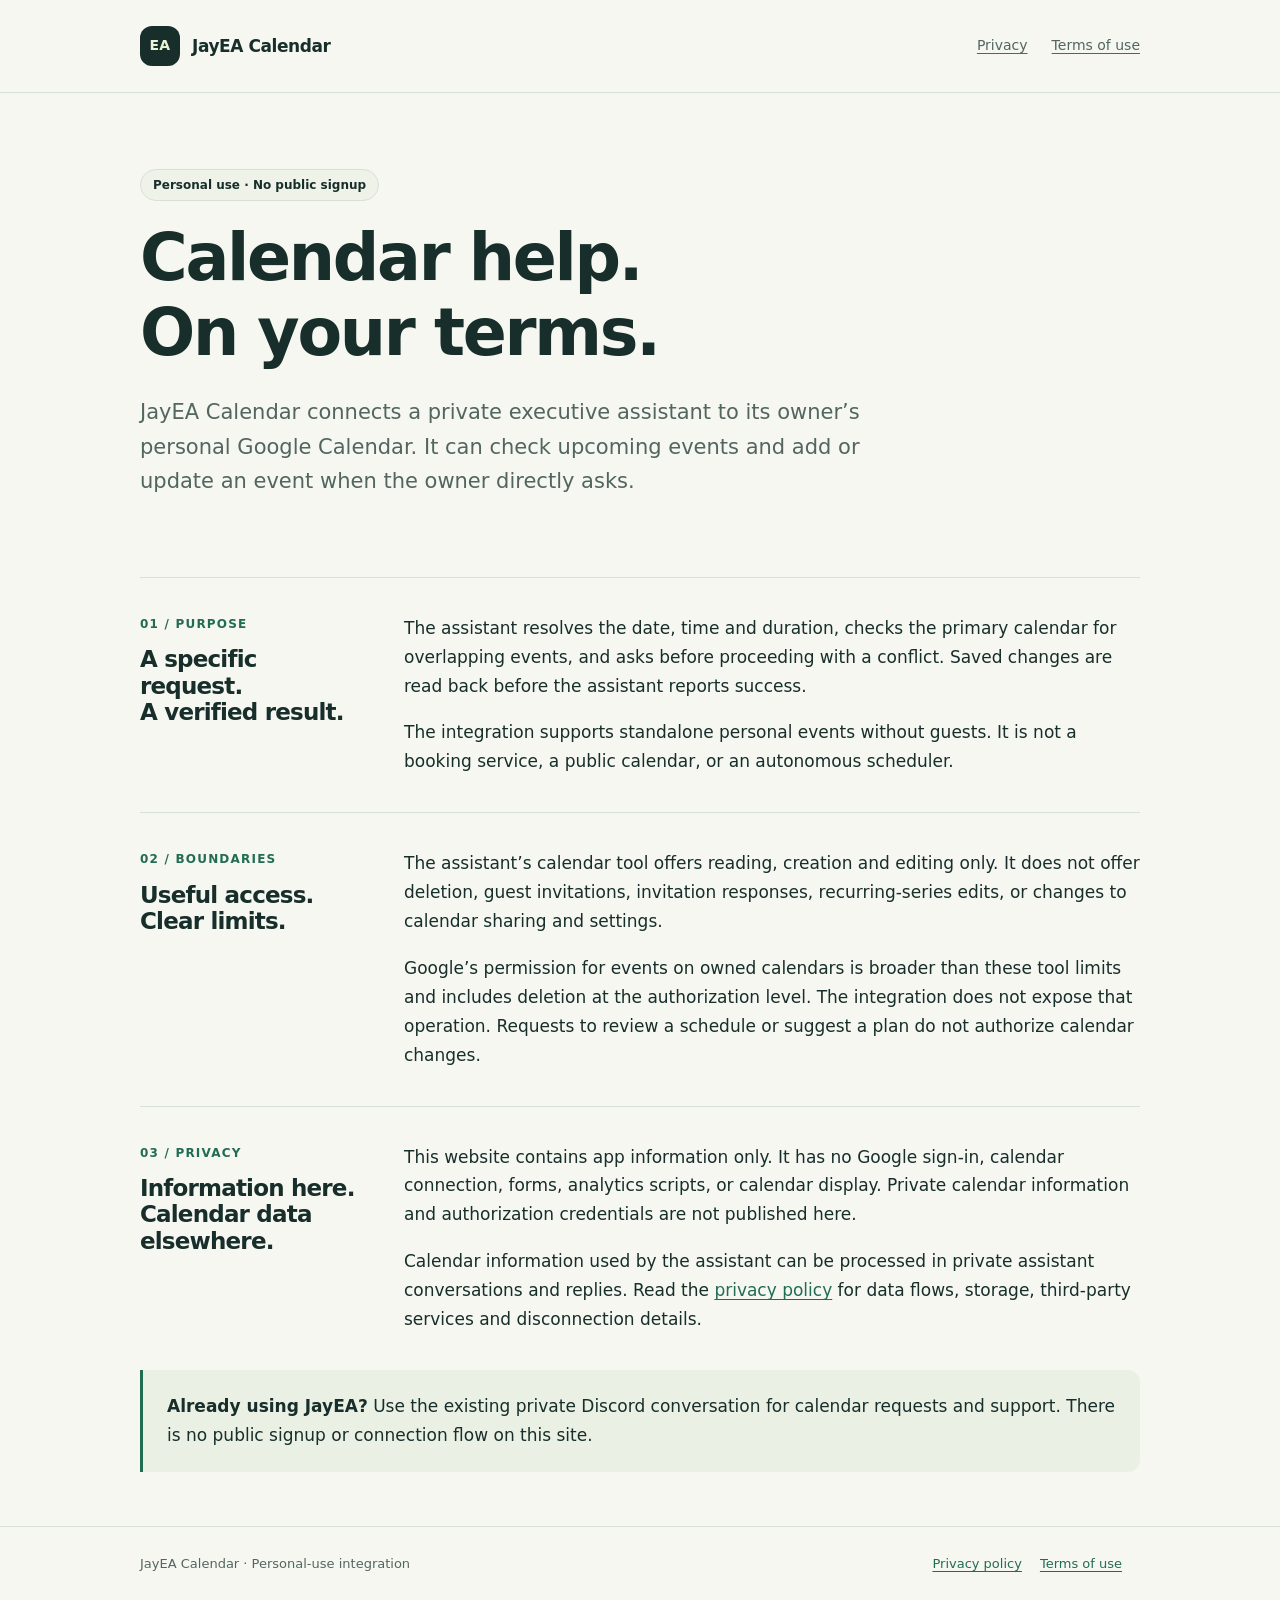
<file: index.html>
<!doctype html>
<html lang="en">
<head>
  <meta charset="utf-8">
  <meta name="viewport" content="width=device-width, initial-scale=1">
  <meta name="description" content="App information and privacy details for JayEA Calendar, a personal-use calendar assistant.">
  <title>JayEA Calendar — Personal calendar assistance</title>
  <link rel="stylesheet" href="styles.css">
</head>
<body>
  <a class="skip" href="#main">Skip to content</a>
  <header><nav class="wrap" aria-label="Main navigation">
    <a class="brand" href="./" aria-current="page"><span class="mark" aria-hidden="true">EA</span>JayEA Calendar</a>
    <div class="nav-links"><a href="privacy/">Privacy</a><a href="terms/">Terms of use</a></div>
  </nav></header>
  <main id="main" class="wrap">
    <section class="hero" aria-labelledby="intro">
      <span class="badge">Personal use · No public signup</span>
      <h1 id="intro">Calendar help.<br>On your terms.</h1>
      <p class="lead">JayEA Calendar connects a private executive assistant to its owner’s personal Google Calendar. It can check upcoming events and add or update an event when the owner directly asks.</p>
    </section>
    <section class="section" aria-labelledby="how">
      <div><span class="number">01 / PURPOSE</span><h2 class="section-title" id="how">A specific request.<br>A verified result.</h2></div>
      <div><p>The assistant resolves the date, time and duration, checks the primary calendar for overlapping events, and asks before proceeding with a conflict. Saved changes are read back before the assistant reports success.</p><p>The integration supports standalone personal events without guests. It is not a booking service, a public calendar, or an autonomous scheduler.</p></div>
    </section>
    <section class="section" aria-labelledby="boundaries">
      <div><span class="number">02 / BOUNDARIES</span><h2 class="section-title" id="boundaries">Useful access.<br>Clear limits.</h2></div>
      <div><p>The assistant’s calendar tool offers reading, creation and editing only. It does not offer deletion, guest invitations, invitation responses, recurring-series edits, or changes to calendar sharing and settings.</p><p>Google’s permission for events on owned calendars is broader than these tool limits and includes deletion at the authorization level. The integration does not expose that operation. Requests to review a schedule or suggest a plan do not authorize calendar changes.</p></div>
    </section>
    <section class="section" aria-labelledby="privacy">
      <div><span class="number">03 / PRIVACY</span><h2 class="section-title" id="privacy">Information here.<br>Calendar data elsewhere.</h2></div>
      <div><p>This website contains app information only. It has no Google sign-in, calendar connection, forms, analytics scripts, or calendar display. Private calendar information and authorization credentials are not published here.</p><p>Calendar information used by the assistant can be processed in private assistant conversations and replies. Read the <a href="privacy/">privacy policy</a> for data flows, storage, third-party services and disconnection details.</p></div>
    </section>
    <aside class="note"><p><strong>Already using JayEA?</strong> Use the existing private Discord conversation for calendar requests and support. There is no public signup or connection flow on this site.</p></aside>
  </main>
  <footer><div class="wrap footer-row"><span>JayEA Calendar · Personal-use integration</span><div><a href="privacy/">Privacy policy</a><a href="terms/">Terms of use</a></div></div></footer>
</body>
</html>
</file>
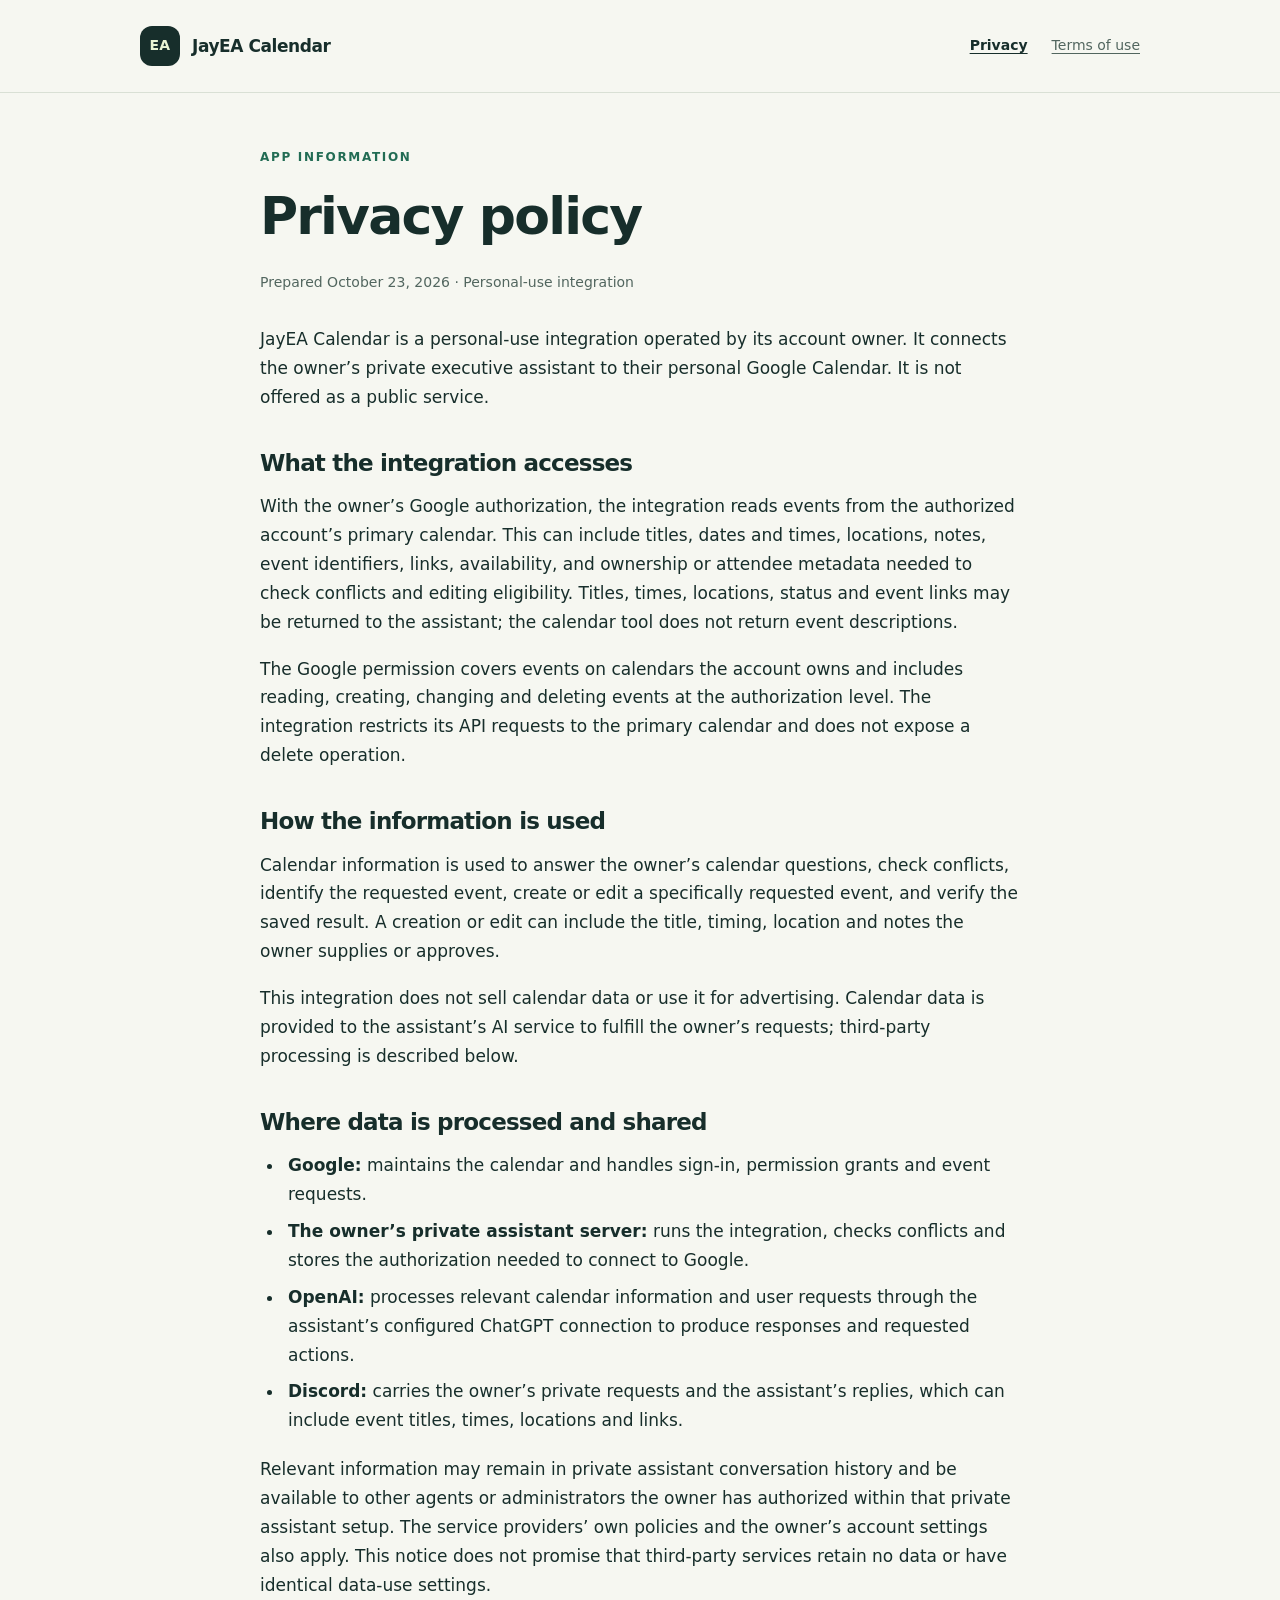
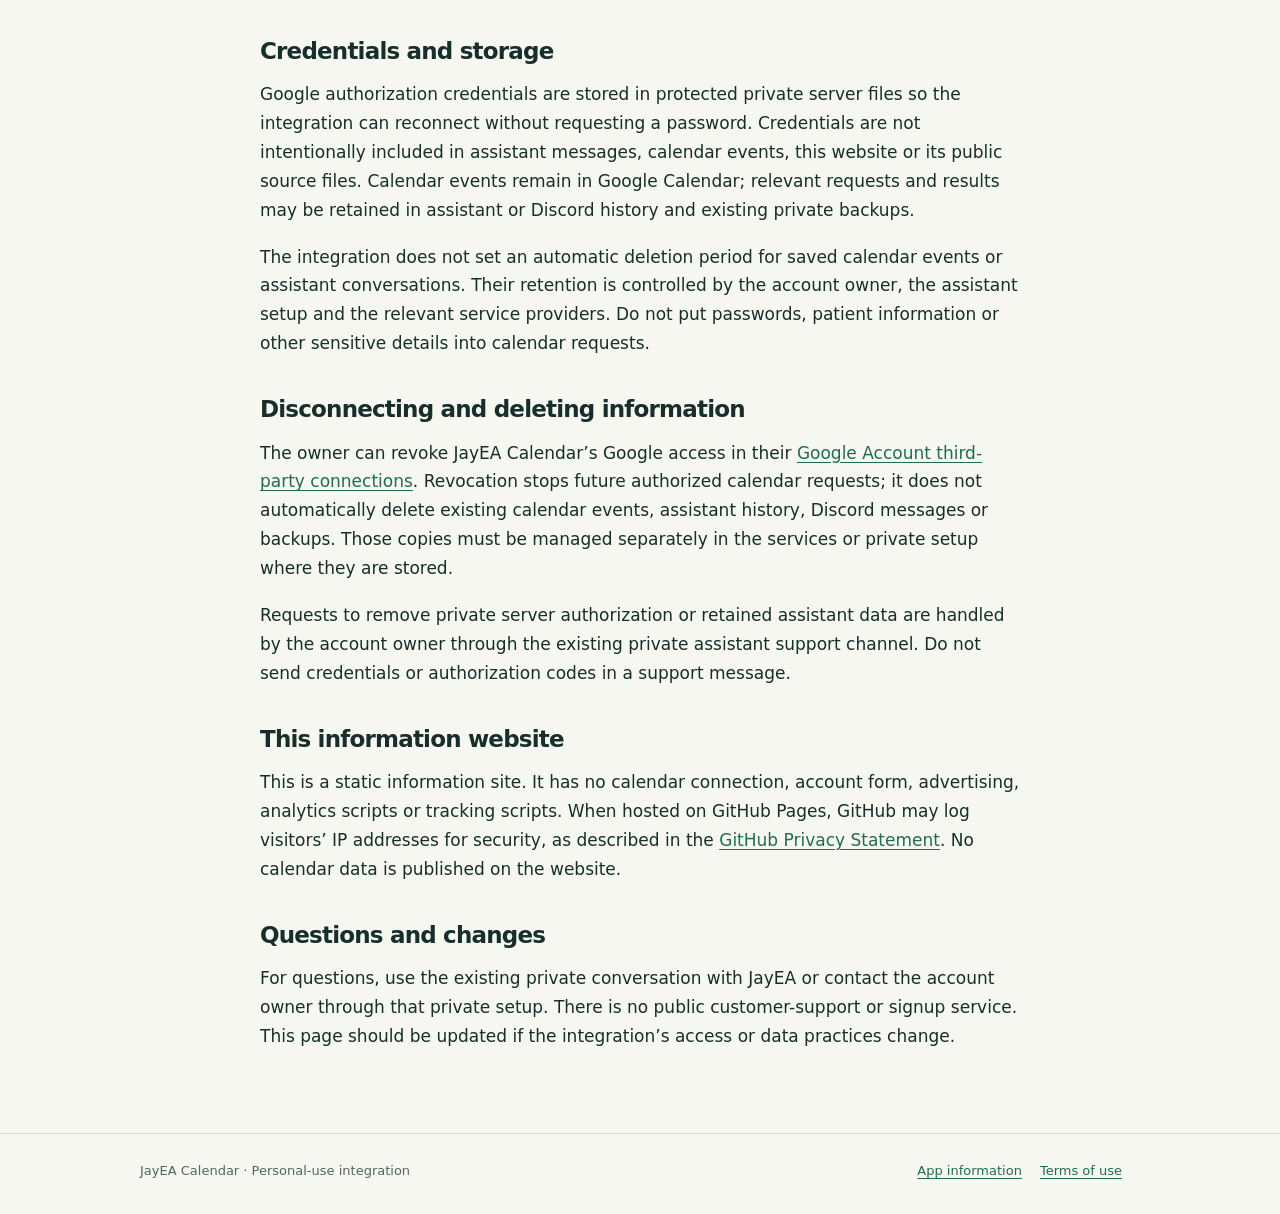
<file: privacy/index.html>
<!doctype html>
<html lang="en">
<head>
  <meta charset="utf-8">
  <meta name="viewport" content="width=device-width, initial-scale=1">
  <meta name="description" content="How JayEA Calendar accesses, uses, stores and shares calendar information.">
  <title>Privacy policy — JayEA Calendar</title>
  <link rel="stylesheet" href="../styles.css">
</head>
<body>
  <a class="skip" href="#main">Skip to content</a>
  <header><nav class="wrap" aria-label="Main navigation">
    <a class="brand" href="../"><span class="mark" aria-hidden="true">EA</span>JayEA Calendar</a>
    <div class="nav-links"><a href="./" aria-current="page">Privacy</a><a href="../terms/">Terms of use</a></div>
  </nav></header>
  <main id="main" class="wrap document">
    <p class="eyebrow">App information</p>
    <h1>Privacy policy</h1>
    <p class="date">Prepared October 23, 2026 · Personal-use integration</p>
    <p>JayEA Calendar is a personal-use integration operated by its account owner. It connects the owner’s private executive assistant to their personal Google Calendar. It is not offered as a public service.</p>
    <h2>What the integration accesses</h2>
    <p>With the owner’s Google authorization, the integration reads events from the authorized account’s primary calendar. This can include titles, dates and times, locations, notes, event identifiers, links, availability, and ownership or attendee metadata needed to check conflicts and editing eligibility. Titles, times, locations, status and event links may be returned to the assistant; the calendar tool does not return event descriptions.</p>
    <p>The Google permission covers events on calendars the account owns and includes reading, creating, changing and deleting events at the authorization level. The integration restricts its API requests to the primary calendar and does not expose a delete operation.</p>
    <h2>How the information is used</h2>
    <p>Calendar information is used to answer the owner’s calendar questions, check conflicts, identify the requested event, create or edit a specifically requested event, and verify the saved result. A creation or edit can include the title, timing, location and notes the owner supplies or approves.</p>
    <p>This integration does not sell calendar data or use it for advertising. Calendar data is provided to the assistant’s AI service to fulfill the owner’s requests; third-party processing is described below.</p>
    <h2>Where data is processed and shared</h2>
    <ul>
      <li><strong>Google:</strong> maintains the calendar and handles sign-in, permission grants and event requests.</li>
      <li><strong>The owner’s private assistant server:</strong> runs the integration, checks conflicts and stores the authorization needed to connect to Google.</li>
      <li><strong>OpenAI:</strong> processes relevant calendar information and user requests through the assistant’s configured ChatGPT connection to produce responses and requested actions.</li>
      <li><strong>Discord:</strong> carries the owner’s private requests and the assistant’s replies, which can include event titles, times, locations and links.</li>
    </ul>
    <p>Relevant information may remain in private assistant conversation history and be available to other agents or administrators the owner has authorized within that private assistant setup. The service providers’ own policies and the owner’s account settings also apply. This notice does not promise that third-party services retain no data or have identical data-use settings.</p>
    <h2>Credentials and storage</h2>
    <p>Google authorization credentials are stored in protected private server files so the integration can reconnect without requesting a password. Credentials are not intentionally included in assistant messages, calendar events, this website or its public source files. Calendar events remain in Google Calendar; relevant requests and results may be retained in assistant or Discord history and existing private backups.</p>
    <p>The integration does not set an automatic deletion period for saved calendar events or assistant conversations. Their retention is controlled by the account owner, the assistant setup and the relevant service providers. Do not put passwords, patient information or other sensitive details into calendar requests.</p>
    <h2>Disconnecting and deleting information</h2>
    <p>The owner can revoke JayEA Calendar’s Google access in their <a href="https://myaccount.google.com/connections">Google Account third-party connections</a>. Revocation stops future authorized calendar requests; it does not automatically delete existing calendar events, assistant history, Discord messages or backups. Those copies must be managed separately in the services or private setup where they are stored.</p>
    <p>Requests to remove private server authorization or retained assistant data are handled by the account owner through the existing private assistant support channel. Do not send credentials or authorization codes in a support message.</p>
    <h2>This information website</h2>
    <p>This is a static information site. It has no calendar connection, account form, advertising, analytics scripts or tracking scripts. When hosted on GitHub Pages, GitHub may log visitors’ IP addresses for security, as described in the <a href="https://docs.github.com/en/site-policy/privacy-policies/github-general-privacy-statement">GitHub Privacy Statement</a>. No calendar data is published on the website.</p>
    <h2>Questions and changes</h2>
    <p>For questions, use the existing private conversation with JayEA or contact the account owner through that private setup. There is no public customer-support or signup service. This page should be updated if the integration’s access or data practices change.</p>
  </main>
  <footer><div class="wrap footer-row"><span>JayEA Calendar · Personal-use integration</span><div><a href="../">App information</a><a href="../terms/">Terms of use</a></div></div></footer>
</body>
</html>
</file>
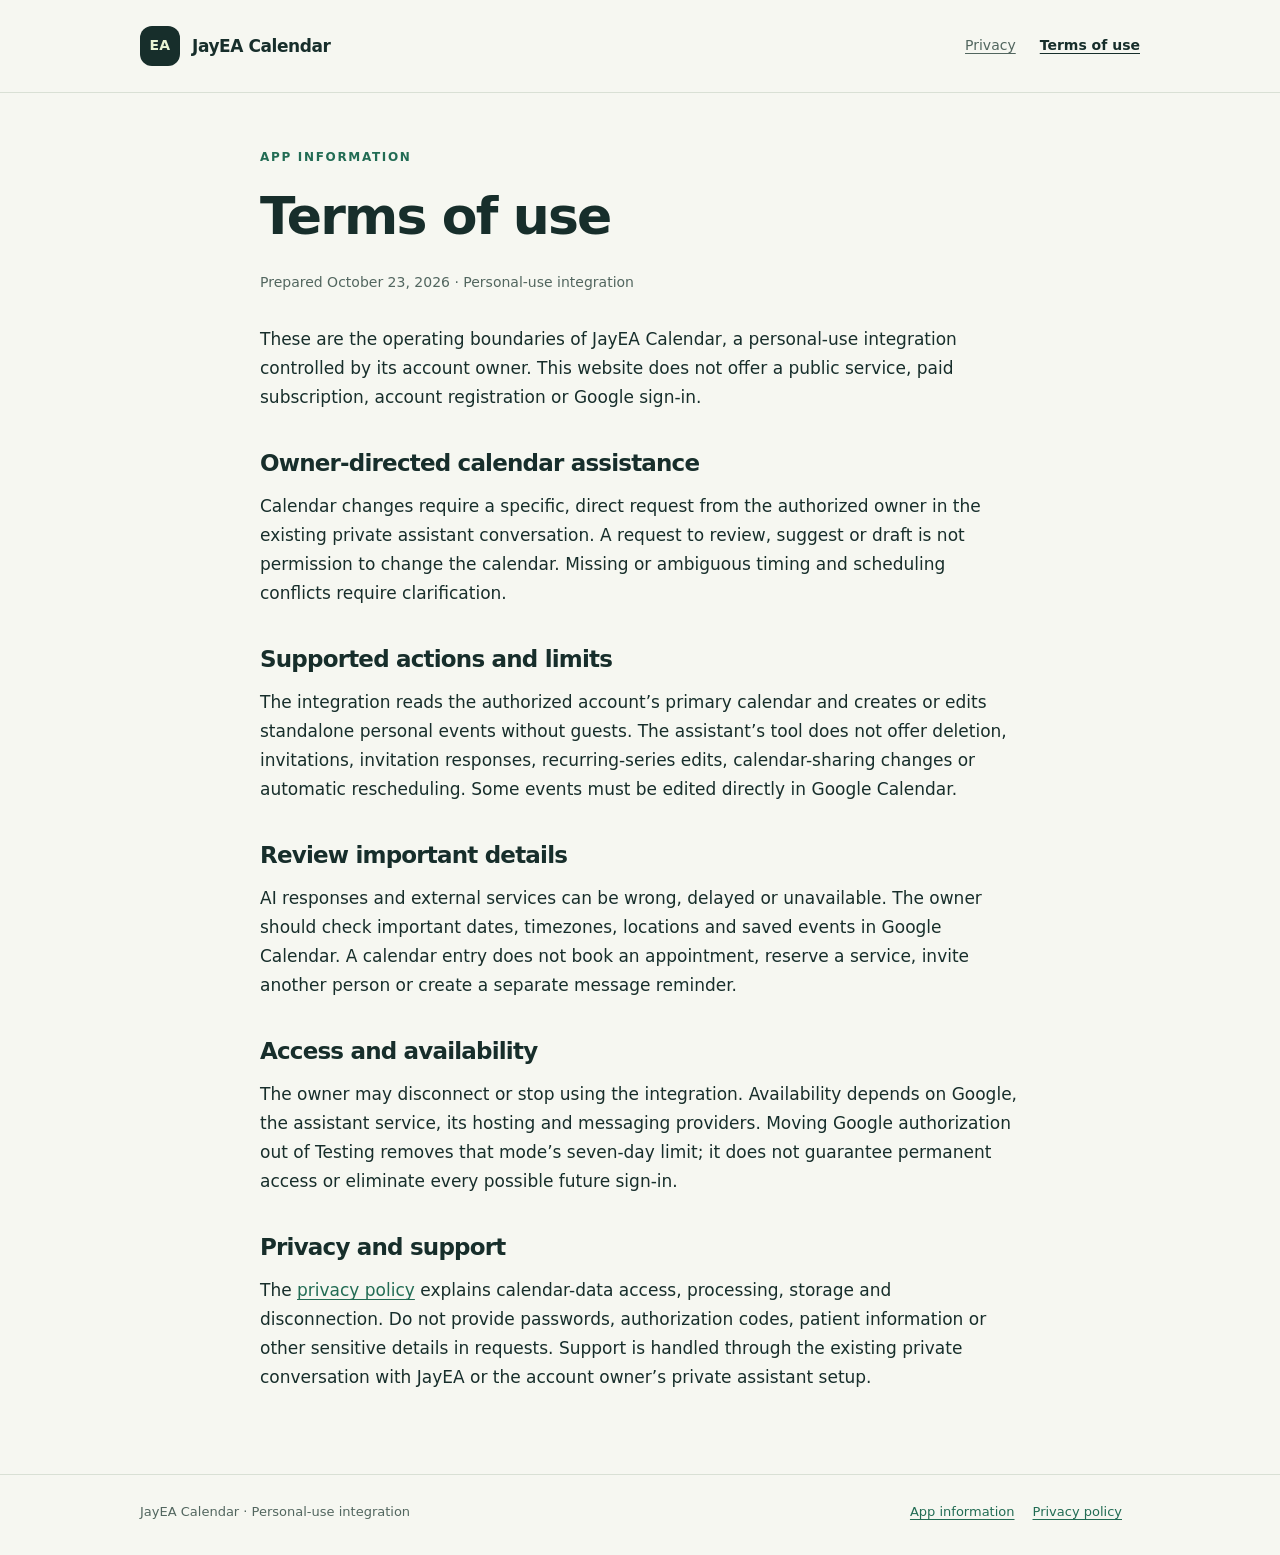
<file: terms/index.html>
<!doctype html>
<html lang="en">
<head>
  <meta charset="utf-8">
  <meta name="viewport" content="width=device-width, initial-scale=1">
  <meta name="description" content="Personal-use boundaries and limitations for JayEA Calendar.">
  <title>Terms of use — JayEA Calendar</title>
  <link rel="stylesheet" href="../styles.css">
</head>
<body>
  <a class="skip" href="#main">Skip to content</a>
  <header><nav class="wrap" aria-label="Main navigation">
    <a class="brand" href="../"><span class="mark" aria-hidden="true">EA</span>JayEA Calendar</a>
    <div class="nav-links"><a href="../privacy/">Privacy</a><a href="./" aria-current="page">Terms of use</a></div>
  </nav></header>
  <main id="main" class="wrap document">
    <p class="eyebrow">App information</p>
    <h1>Terms of use</h1>
    <p class="date">Prepared October 23, 2026 · Personal-use integration</p>
    <p>These are the operating boundaries of JayEA Calendar, a personal-use integration controlled by its account owner. This website does not offer a public service, paid subscription, account registration or Google sign-in.</p>
    <h2>Owner-directed calendar assistance</h2>
    <p>Calendar changes require a specific, direct request from the authorized owner in the existing private assistant conversation. A request to review, suggest or draft is not permission to change the calendar. Missing or ambiguous timing and scheduling conflicts require clarification.</p>
    <h2>Supported actions and limits</h2>
    <p>The integration reads the authorized account’s primary calendar and creates or edits standalone personal events without guests. The assistant’s tool does not offer deletion, invitations, invitation responses, recurring-series edits, calendar-sharing changes or automatic rescheduling. Some events must be edited directly in Google Calendar.</p>
    <h2>Review important details</h2>
    <p>AI responses and external services can be wrong, delayed or unavailable. The owner should check important dates, timezones, locations and saved events in Google Calendar. A calendar entry does not book an appointment, reserve a service, invite another person or create a separate message reminder.</p>
    <h2>Access and availability</h2>
    <p>The owner may disconnect or stop using the integration. Availability depends on Google, the assistant service, its hosting and messaging providers. Moving Google authorization out of Testing removes that mode’s seven-day limit; it does not guarantee permanent access or eliminate every possible future sign-in.</p>
    <h2>Privacy and support</h2>
    <p>The <a href="../privacy/">privacy policy</a> explains calendar-data access, processing, storage and disconnection. Do not provide passwords, authorization codes, patient information or other sensitive details in requests. Support is handled through the existing private conversation with JayEA or the account owner’s private assistant setup.</p>
  </main>
  <footer><div class="wrap footer-row"><span>JayEA Calendar · Personal-use integration</span><div><a href="../">App information</a><a href="../privacy/">Privacy policy</a></div></div></footer>
</body>
</html>
</file>
<file: styles.css>
:root { color-scheme: light; --ink: #172e2b; --muted: #52665f; --paper: #f6f7f1; --line: #d9e0d5; --accent: #226c54; }
* { box-sizing: border-box; }
html { scroll-behavior: smooth; }
body { margin: 0; background: var(--paper); color: var(--ink); font: 17px/1.7 system-ui, -apple-system, BlinkMacSystemFont, "Segoe UI", sans-serif; }
a { color: var(--accent); text-underline-offset: .2em; }
a:hover { text-decoration-thickness: 2px; }
a:focus-visible { outline: 3px solid #aa6631; outline-offset: 5px; border-radius: 2px; }
.skip { position: absolute; left: 1rem; top: -6rem; padding: .5rem 1rem; background: white; z-index: 2; }
.skip:focus { top: 1rem; }
.wrap { width: min(100% - 48px, 1000px); margin-inline: auto; }
header { border-bottom: 1px solid var(--line); }
nav { display: flex; align-items: center; justify-content: space-between; gap: 24px; min-height: 92px; flex-wrap: wrap; padding-block: 18px; }
.brand { display: flex; align-items: center; gap: 12px; color: var(--ink); font-weight: 750; text-decoration: none; letter-spacing: -.025em; }
.mark { display: grid; place-items: center; width: 40px; height: 40px; background: var(--ink); color: #e9f4d4; border-radius: 12px; font-size: 14px; letter-spacing: .02em; }
.nav-links { display: flex; gap: 24px; font-size: 14px; }
.nav-links a { color: var(--muted); }
.nav-links a[aria-current="page"] { color: var(--ink); font-weight: 650; }
.eyebrow { color: var(--accent); text-transform: uppercase; font-size: 12px; letter-spacing: .14em; font-weight: 750; }
h1, h2, h3 { line-height: 1.15; letter-spacing: -.035em; }
h1 { font-size: clamp(38px, 5.7vw, 65px); max-width: 780px; margin: 20px 0 24px; }
h2 { font-size: 28px; margin: 0 0 16px; }
h3 { font-size: 19px; margin: 0 0 10px; }
p { margin: 0 0 18px; }
.hero { padding: 76px 0 60px; }
.lead { font-size: 21px; line-height: 1.65; color: var(--muted); max-width: 720px; }
.badge { display: inline-block; border: 1px solid var(--line); background: #eef2e8; border-radius: 100px; padding: 5px 12px; font-size: 12px; font-weight: 650; }
.section { border-top: 1px solid var(--line); padding: 36px 0; display: grid; grid-template-columns: 220px 1fr; gap: 44px; }
.section p:last-child { margin-bottom: 0; }
.number { display: block; font-size: 12px; color: var(--accent); font-weight: 700; letter-spacing: .1em; margin-bottom: 12px; }
.section-title { font-size: 23px; }
.note { background: #eaf0e4; border-left: 3px solid var(--accent); padding: 22px 24px; margin: 0 0 54px; border-radius: 0 12px 12px 0; }
.note p { margin: 0; }
.document { max-width: 760px; padding: 54px 0 64px; }
.document h1 { font-size: clamp(36px, 5vw, 52px); }
.document h2 { margin-top: 38px; font-size: 23px; }
.document ul { margin: 0 0 20px; padding-left: 24px; }
.document li { padding-left: 4px; margin-bottom: 8px; }
.date { color: var(--muted); font-size: 14px; margin-bottom: 30px; }
footer { border-top: 1px solid var(--line); font-size: 13px; color: var(--muted); padding: 26px 0 32px; }
.footer-row { display: flex; justify-content: space-between; gap: 20px; flex-wrap: wrap; }
footer a { margin-right: 18px; }
@media (max-width: 640px) {
  .wrap { width: min(100% - 36px, 1000px); }
  nav { min-height: 84px; gap: 14px; }
  .nav-links { gap: 18px; }
  .hero { padding: 46px 0 38px; }
  .lead { font-size: 19px; }
  .section { grid-template-columns: 1fr; gap: 8px; padding: 28px 0; }
  .number { margin-bottom: 8px; }
  .document { padding-top: 36px; }
}
@media (prefers-reduced-motion: reduce) { html { scroll-behavior: auto; } }
</file>
